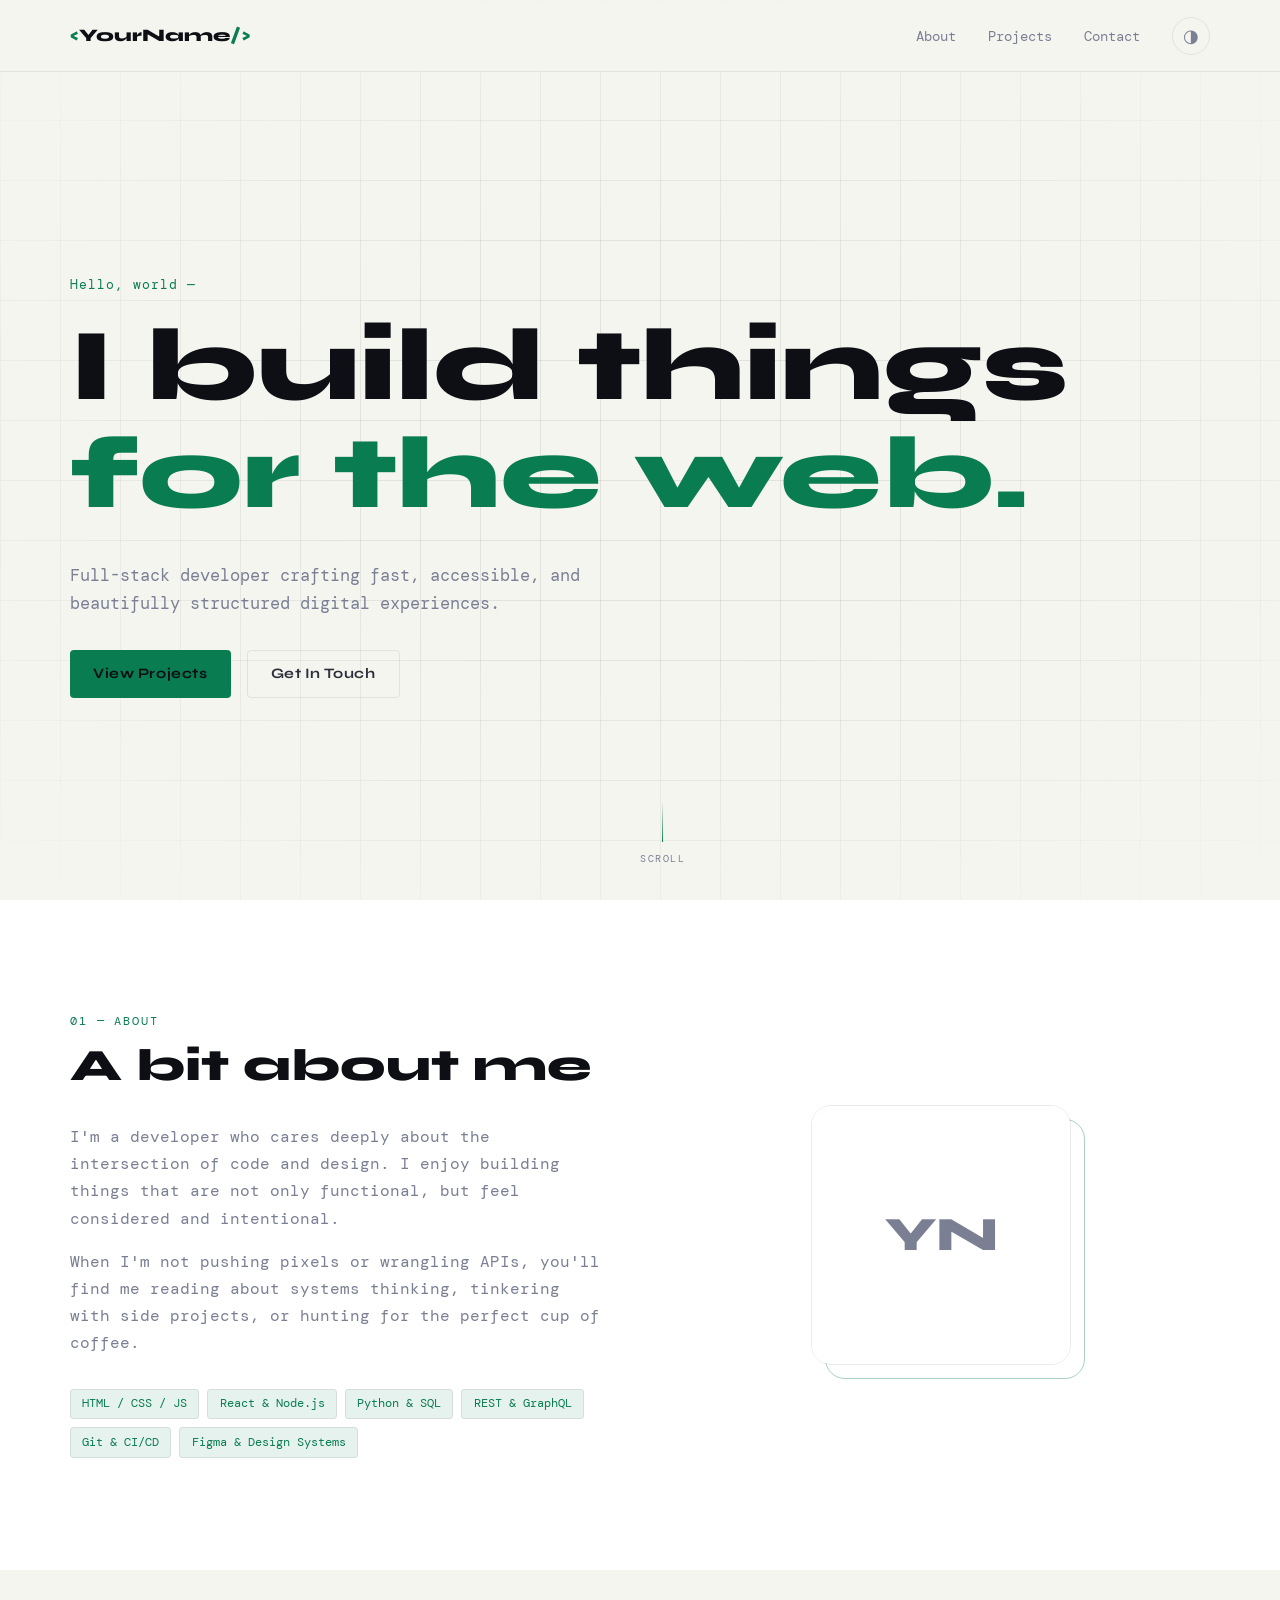
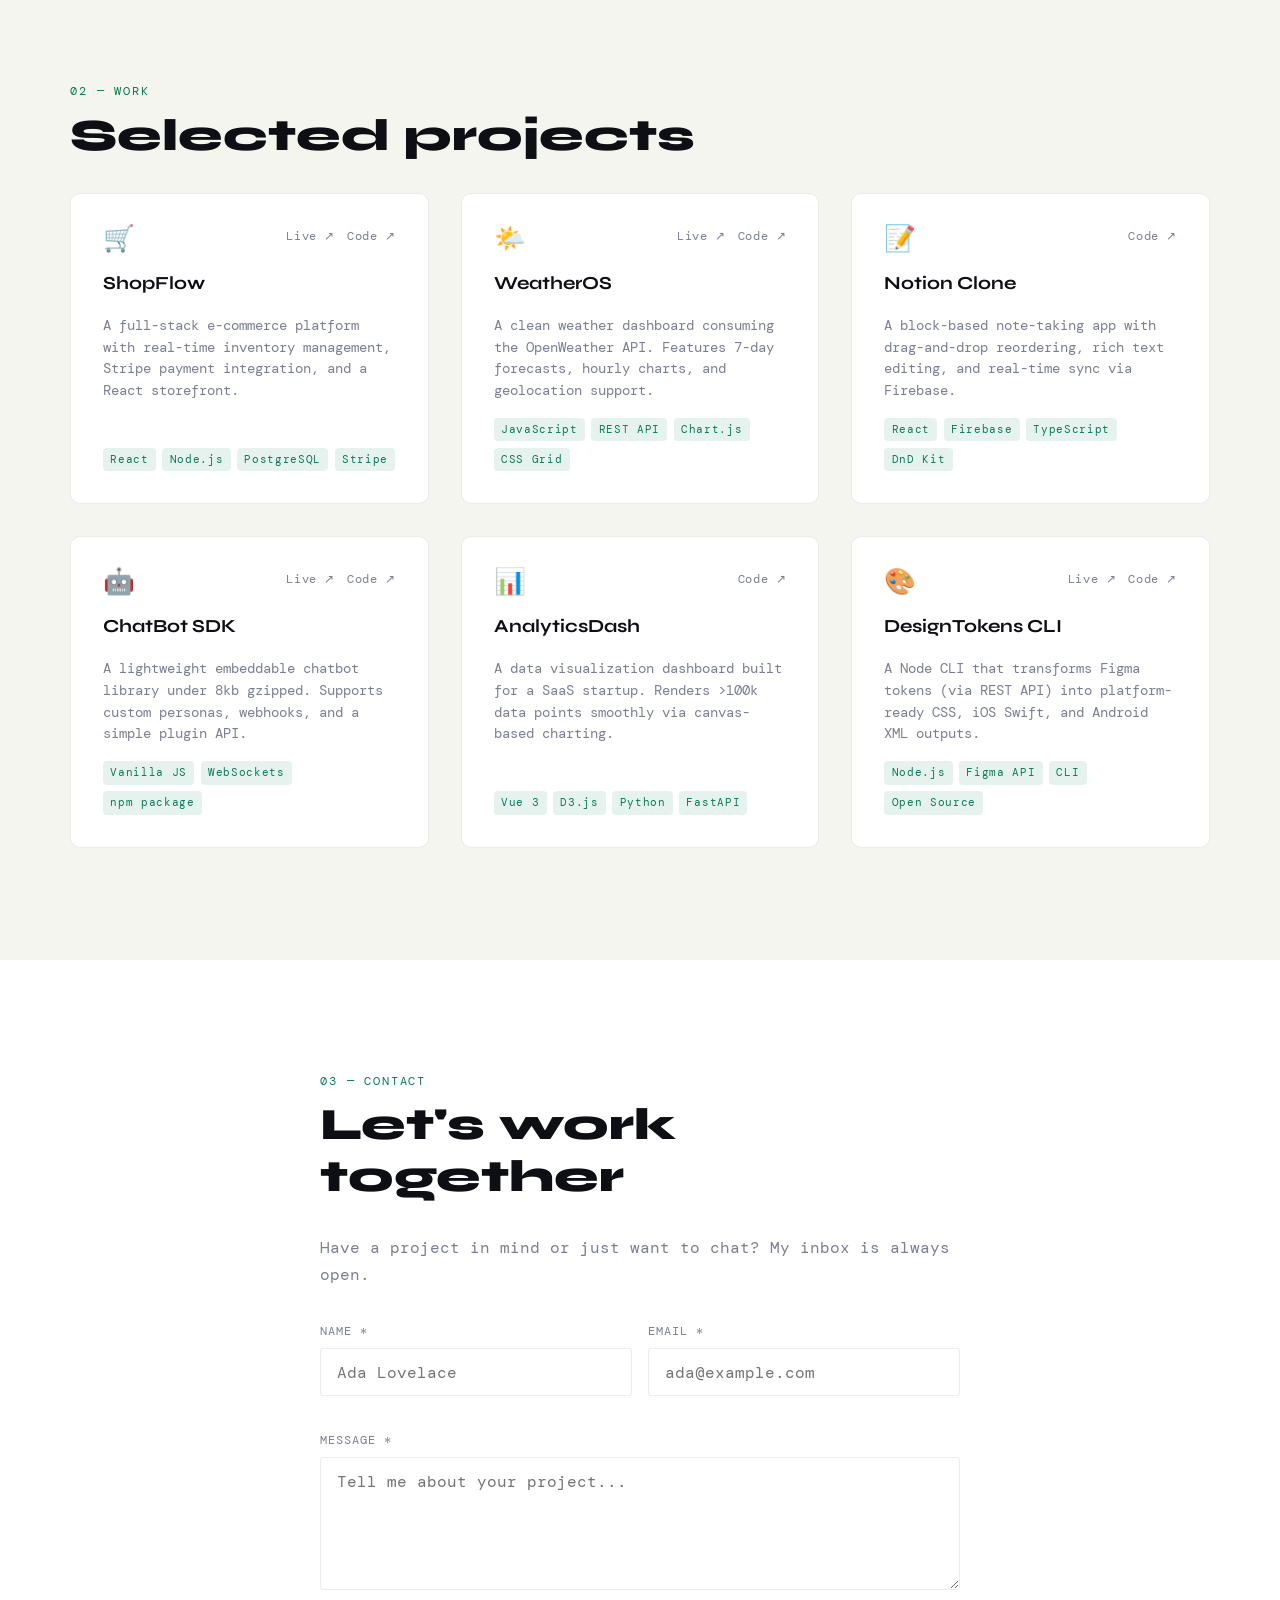
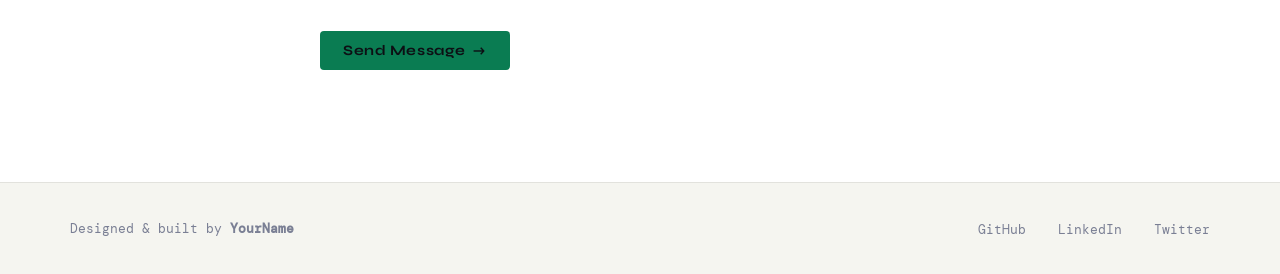
<file: portfolio-site/index.html>
<!doctype html>
<html lang="en" data-theme="dark">
  <head>
    <meta charset="UTF-8" />
    <meta name="viewport" content="width=device-width, initial-scale=1.0" />
    <meta
      name="description"
      content="Developer portfolio — crafting thoughtful digital experiences."
    />
    <title>Dev Portfolio</title>
    <link rel="stylesheet" href="css/style.css" />
    <link rel="preconnect" href="https://fonts.googleapis.com" />
    <link
      href="https://fonts.googleapis.com/css2?family=Syne:wght@400;700;800&family=DM+Mono:ital,wght@0,300;0,400;1,300&display=swap"
      rel="stylesheet"
    />
  </head>
  <body>
    <!-- ===================== NAVIGATION ===================== -->
    <header class="site-header" role="banner">
      <nav class="nav container" aria-label="Primary navigation">
        <a class="nav__logo" href="#hero" aria-label="Back to top">
          <span aria-hidden="true">&lt;</span>YourName<span aria-hidden="true"
            >/&gt;</span
          >
        </a>
        <ul class="nav__links" role="list">
          <li><a href="#about">About</a></li>
          <li><a href="#projects">Projects</a></li>
          <li><a href="#contact">Contact</a></li>
        </ul>
        <button
          type="button"
          class="theme-toggle"
          id="themeToggle"
          aria-label="Toggle dark/light mode"
          aria-pressed="true"
        >
          <span class="theme-toggle__icon" aria-hidden="true">◑</span>
        </button>
        <button
          type="button"
          class="nav__hamburger"
          id="hamburger"
          aria-label="Open navigation menu"
          aria-expanded="false"
          aria-controls="mobileMenu"
        >
          <span></span><span></span><span></span>
        </button>
      </nav>
      <!-- Mobile menu -->
      <div
        class="mobile-menu"
        id="mobileMenu"
        aria-hidden="true"
        role="dialog"
        aria-label="Mobile navigation"
      >
        <ul role="list">
          <li><a href="#about">About</a></li>
          <li><a href="#projects">Projects</a></li>
          <li><a href="#contact">Contact</a></li>
        </ul>
      </div>
    </header>

    <main id="main-content">
      <!-- ===================== HERO ===================== -->
      <section class="hero" id="hero" aria-labelledby="hero-heading">
        <div class="hero__bg-grid" aria-hidden="true"></div>
        <div class="container hero__content">
          <p class="hero__eyebrow">Hello, world —</p>
          <h1 class="hero__heading" id="hero-heading">
            I build things<br />
            <em>for the web.</em>
          </h1>
          <p class="hero__sub">
            Full-stack developer crafting fast, accessible, and beautifully
            structured digital experiences.
          </p>
          <div class="hero__cta">
            <a href="#projects" class="btn btn--primary">View Projects</a>
            <a href="#contact" class="btn btn--ghost">Get In Touch</a>
          </div>
        </div>
        <div class="hero__scroll-hint" aria-hidden="true">
          <span class="hero__scroll-line"></span>
          <span>scroll</span>
        </div>
      </section>

      <!-- ===================== ABOUT ===================== -->
      <section class="about" id="about" aria-labelledby="about-heading">
        <div class="container about__grid">
          <div class="about__text">
            <span class="section-label" aria-hidden="true">01 — About</span>
            <h2 class="section-heading" id="about-heading">A bit about me</h2>
            <p>
              I'm a developer who cares deeply about the intersection of code
              and design. I enjoy building things that are not only functional,
              but feel considered and intentional.
            </p>
            <p>
              When I'm not pushing pixels or wrangling APIs, you'll find me
              reading about systems thinking, tinkering with side projects, or
              hunting for the perfect cup of coffee.
            </p>
            <ul class="about__skills" aria-label="Technical skills">
              <li>HTML / CSS / JS</li>
              <li>React &amp; Node.js</li>
              <li>Python &amp; SQL</li>
              <li>REST &amp; GraphQL</li>
              <li>Git &amp; CI/CD</li>
              <li>Figma &amp; Design Systems</li>
            </ul>
          </div>
          <div class="about__avatar" aria-hidden="true">
            <div class="about__avatar-frame">
              <div class="about__avatar-placeholder">
                <span>YN</span>
              </div>
            </div>
            <div class="about__avatar-deco"></div>
          </div>
        </div>
      </section>

      <!-- ===================== PROJECTS ===================== -->
      <section
        class="projects"
        id="projects"
        aria-labelledby="projects-heading"
      >
        <div class="container">
          <span class="section-label" aria-hidden="true">02 — Work</span>
          <h2 class="section-heading" id="projects-heading">
            Selected projects
          </h2>
          <div
            class="projects__grid"
            id="projectsGrid"
            role="list"
            aria-label="Project portfolio"
          >
            <!-- Dynamically rendered by projects.js -->
          </div>
        </div>
      </section>

      <!-- ===================== CONTACT ===================== -->
      <section class="contact" id="contact" aria-labelledby="contact-heading">
        <div class="container contact__inner">
          <span class="section-label" aria-hidden="true">03 — Contact</span>
          <h2 class="section-heading" id="contact-heading">
            Let's work together
          </h2>
          <p class="contact__intro">
            Have a project in mind or just want to chat? My inbox is always
            open.
          </p>
          <form
            class="contact__form"
            id="contactForm"
            novalidate
            aria-label="Contact form"
          >
            <div class="form-group">
              <label for="name">Name <span aria-hidden="true">*</span></label>
              <input
                type="text"
                id="name"
                name="name"
                autocomplete="name"
                placeholder="Ada Lovelace"
                required
                aria-required="true"
              />
              <span
                class="form-error"
                id="nameError"
                role="alert"
                aria-live="polite"
              ></span>
            </div>
            <div class="form-group">
              <label for="email">Email <span aria-hidden="true">*</span></label>
              <input
                type="email"
                id="email"
                name="email"
                autocomplete="email"
                placeholder="ada@example.com"
                required
                aria-required="true"
              />
              <span
                class="form-error"
                id="emailError"
                role="alert"
                aria-live="polite"
              ></span>
            </div>
            <div class="form-group form-group--full">
              <label for="message"
                >Message <span aria-hidden="true">*</span></label
              >
              <textarea
                id="message"
                name="message"
                rows="5"
                placeholder="Tell me about your project..."
                required
                aria-required="true"
              ></textarea>
              <span
                class="form-error"
                id="messageError"
                role="alert"
                aria-live="polite"
              ></span>
            </div>
            <button type="submit" class="btn btn--primary" id="submitBtn">
              Send Message <span aria-hidden="true">→</span>
            </button>
            <p
              class="form-success"
              id="formSuccess"
              role="status"
              aria-live="polite"
              hidden
            >
              ✓ Message sent! I'll get back to you soon.
            </p>
          </form>
        </div>
      </section>
    </main>

    <!-- ===================== FOOTER ===================== -->
    <footer class="site-footer" role="contentinfo">
      <div class="container footer__inner">
        <p>Designed &amp; built by <strong>YourName</strong></p>
        <ul class="footer__socials" role="list" aria-label="Social links">
          <li>
            <a
              href="https://github.com"
              target="_blank"
              rel="noopener noreferrer"
              aria-label="GitHub profile"
              >GitHub</a
            >
          </li>
          <li>
            <a
              href="https://linkedin.com"
              target="_blank"
              rel="noopener noreferrer"
              aria-label="LinkedIn profile"
              >LinkedIn</a
            >
          </li>
          <li>
            <a
              href="https://twitter.com"
              target="_blank"
              rel="noopener noreferrer"
              aria-label="Twitter profile"
              >Twitter</a
            >
          </li>
        </ul>
      </div>
    </footer>

    <script src="js/projects.js"></script>
    <script src="js/main.js"></script>
  </body>
</html>
</file>
<file: portfolio-site/css/style.css>
/* ============================================================
   PORTFOLIO — style.css
   Architecture: Custom Properties → Reset → Tokens → Layout
                 → Components → Sections → Utilities → Media Queries
   ============================================================ */

/* ---- 1. CUSTOM PROPERTIES (Themes) ---- */
:root {
  --font-display: "Syne", sans-serif;
  --font-mono: "DM Mono", monospace;

  --radius-sm: 4px;
  --radius-md: 10px;
  --radius-lg: 20px;

  --transition-fast: 150ms ease;
  --transition-base: 300ms ease;
  --transition-slow: 600ms ease;

  --space-xs: 0.5rem;
  --space-sm: 1rem;
  --space-md: 2rem;
  --space-lg: 4rem;
  --space-xl: 7rem;

  --max-width: 1140px;
  --nav-height: 72px;
}

/* Dark Theme (default) */
[data-theme="dark"] {
  --color-bg: #0d0f14;
  --color-bg-surface: #13161e;
  --color-bg-card: #1a1d28;
  --color-border: rgba(255, 255, 255, 0.07);
  --color-text: #e8eaf0;
  --color-text-muted: #7a7f94;
  --color-accent: #7df0c3;
  --color-accent-dim: rgba(125, 240, 195, 0.12);
  --color-heading: #ffffff;
}

/* Light Theme */
[data-theme="light"] {
  --color-bg: #f5f5f0;
  --color-bg-surface: #ffffff;
  --color-bg-card: #ffffff;
  --color-border: rgba(0, 0, 0, 0.08);
  --color-text: #2c2f3a;
  --color-text-muted: #7a7f94;
  --color-accent: #0a7c52;
  --color-accent-dim: rgba(10, 124, 82, 0.1);
  --color-heading: #0d0f14;
}

/* ---- 2. RESET ---- */
*,
*::before,
*::after {
  box-sizing: border-box;
  margin: 0;
  padding: 0;
}
html {
  scroll-behavior: smooth;
  -webkit-text-size-adjust: 100%;
}
body {
  font-family: var(--font-mono);
  background-color: var(--color-bg);
  color: var(--color-text);
  line-height: 1.7;
  transition:
    background-color var(--transition-slow),
    color var(--transition-base);
  overflow-x: hidden;
}
img,
video {
  display: block;
  max-width: 100%;
}
a {
  color: inherit;
  text-decoration: none;
}
ul {
  list-style: none;
}
button {
  cursor: pointer;
  font-family: inherit;
  border: none;
  background: none;
}
input,
textarea,
button {
  font-family: inherit;
  font-size: inherit;
}

/* ---- 3. LAYOUT UTILITIES ---- */
.container {
  width: min(var(--max-width), 100% - 2 * var(--space-md));
  margin-inline: auto;
}

/* ---- 4. TYPOGRAPHY ---- */
.section-label {
  display: block;
  font-family: var(--font-mono);
  font-size: 0.72rem;
  letter-spacing: 0.16em;
  text-transform: uppercase;
  color: var(--color-accent);
  margin-bottom: var(--space-xs);
}
.section-heading {
  font-family: var(--font-display);
  font-size: clamp(2rem, 4vw, 2.8rem);
  font-weight: 800;
  color: var(--color-heading);
  line-height: 1.15;
  margin-bottom: var(--space-md);
}

/* ---- 5. BUTTONS ---- */
.btn {
  display: inline-flex;
  align-items: center;
  gap: 0.5em;
  padding: 0.75em 1.6em;
  border-radius: var(--radius-sm);
  font-family: var(--font-display);
  font-size: 0.9rem;
  font-weight: 700;
  letter-spacing: 0.04em;
  transition:
    transform var(--transition-fast),
    box-shadow var(--transition-fast),
    background-color var(--transition-fast);
}
.btn:focus-visible {
  outline: 2px solid var(--color-accent);
  outline-offset: 3px;
}
.btn--primary {
  background: var(--color-accent);
  color: #0d0f14;
}
.btn--primary:hover {
  transform: translateY(-2px);
  box-shadow: 0 8px 24px rgba(125, 240, 195, 0.25);
}
.btn--ghost {
  border: 1px solid var(--color-border);
  color: var(--color-text);
}
.btn--ghost:hover {
  border-color: var(--color-accent);
  color: var(--color-accent);
  transform: translateY(-2px);
}

/* ---- 6. NAVIGATION ---- */
.site-header {
  position: fixed;
  inset-block-start: 0;
  inset-inline: 0;
  z-index: 100;
  height: var(--nav-height);
  background: rgba(13, 15, 20, 0.72);
  backdrop-filter: blur(14px);
  -webkit-backdrop-filter: blur(14px);
  border-bottom: 1px solid var(--color-border);
  transition: background var(--transition-base);
}
[data-theme="light"] .site-header {
  background: rgba(245, 245, 240, 0.8);
}
.nav {
  display: flex;
  align-items: center;
  height: 100%;
  gap: var(--space-md);
}
.nav__logo {
  font-family: var(--font-display);
  font-weight: 800;
  font-size: 1.1rem;
  color: var(--color-heading);
  margin-right: auto;
}
.nav__logo span {
  color: var(--color-accent);
}
.nav__links {
  display: flex;
  gap: var(--space-md);
}
.nav__links a {
  font-size: 0.85rem;
  color: var(--color-text-muted);
  transition: color var(--transition-fast);
  position: relative;
}
.nav__links a::after {
  content: "";
  position: absolute;
  bottom: -3px;
  left: 0;
  width: 0;
  height: 1px;
  background: var(--color-accent);
  transition: width var(--transition-base);
}
.nav__links a:hover {
  color: var(--color-accent);
}
.nav__links a:hover::after {
  width: 100%;
}

/* Theme Toggle */
.theme-toggle {
  width: 38px;
  height: 38px;
  border-radius: 50%;
  display: grid;
  place-items: center;
  border: 1px solid var(--color-border);
  color: var(--color-text-muted);
  font-size: 1.1rem;
  transition:
    border-color var(--transition-fast),
    color var(--transition-fast);
}
.theme-toggle:hover {
  border-color: var(--color-accent);
  color: var(--color-accent);
}
.theme-toggle:focus-visible {
  outline: 2px solid var(--color-accent);
  outline-offset: 3px;
}

/* Hamburger */
.nav__hamburger {
  display: none;
  flex-direction: column;
  gap: 5px;
  padding: 6px;
}
.nav__hamburger span {
  display: block;
  width: 22px;
  height: 2px;
  background: var(--color-text);
  border-radius: 2px;
  transition:
    transform var(--transition-base),
    opacity var(--transition-base);
}
.nav__hamburger[aria-expanded="true"] span:nth-child(1) {
  transform: translateY(7px) rotate(45deg);
}
.nav__hamburger[aria-expanded="true"] span:nth-child(2) {
  opacity: 0;
}
.nav__hamburger[aria-expanded="true"] span:nth-child(3) {
  transform: translateY(-7px) rotate(-45deg);
}

/* Mobile Menu */
.mobile-menu {
  position: fixed;
  inset: var(--nav-height) 0 0 0;
  background: var(--color-bg);
  display: flex;
  align-items: center;
  justify-content: center;
  transform: translateX(100%);
  transition: transform var(--transition-base);
  z-index: 99;
}
.mobile-menu[aria-hidden="false"] {
  transform: translateX(0);
}
.mobile-menu ul {
  display: flex;
  flex-direction: column;
  gap: var(--space-md);
  text-align: center;
}
.mobile-menu a {
  font-family: var(--font-display);
  font-size: 2rem;
  font-weight: 800;
  color: var(--color-heading);
}

/* ---- 7. HERO ---- */
.hero {
  min-height: 100svh;
  display: flex;
  flex-direction: column;
  justify-content: center;
  position: relative;
  padding-top: var(--nav-height);
  overflow: hidden;
}
.hero__bg-grid {
  position: absolute;
  inset: 0;
  background-image:
    linear-gradient(to right, var(--color-border) 1px, transparent 1px),
    linear-gradient(to bottom, var(--color-border) 1px, transparent 1px);
  background-size: 60px 60px;
  mask-image: radial-gradient(
    ellipse 70% 70% at 50% 50%,
    black 30%,
    transparent 100%
  );
  -webkit-mask-image: radial-gradient(
    ellipse 70% 70% at 50% 50%,
    black 30%,
    transparent 100%
  );
}
.hero__content {
  position: relative;
  z-index: 1;
  padding-block: var(--space-xl);
}
.hero__eyebrow {
  font-family: var(--font-mono);
  font-size: 0.8rem;
  color: var(--color-accent);
  letter-spacing: 0.08em;
  margin-bottom: var(--space-sm);
  animation: fadeUp 0.6s ease both;
}
.hero__heading {
  font-family: var(--font-display);
  font-size: clamp(3rem, 8vw, 6.5rem);
  font-weight: 800;
  line-height: 1.06;
  color: var(--color-heading);
  margin-bottom: var(--space-md);
  animation: fadeUp 0.6s 0.1s ease both;
}
.hero__heading em {
  font-style: normal;
  color: var(--color-accent);
}
.hero__sub {
  max-width: 540px;
  color: var(--color-text-muted);
  font-size: 1.05rem;
  margin-bottom: var(--space-md);
  animation: fadeUp 0.6s 0.2s ease both;
}
.hero__cta {
  display: flex;
  gap: var(--space-sm);
  flex-wrap: wrap;
  animation: fadeUp 0.6s 0.3s ease both;
}
.hero__scroll-hint {
  position: absolute;
  bottom: var(--space-md);
  left: 50%;
  transform: translateX(-50%);
  display: flex;
  flex-direction: column;
  align-items: center;
  gap: 8px;
  font-size: 0.65rem;
  letter-spacing: 0.15em;
  text-transform: uppercase;
  color: var(--color-text-muted);
  animation: fadeUp 0.6s 0.5s ease both;
}
.hero__scroll-line {
  display: block;
  width: 1px;
  height: 40px;
  background: linear-gradient(to bottom, transparent, var(--color-accent));
  animation: scrollPulse 1.8s ease-in-out infinite;
}

/* ---- 8. ABOUT ---- */
.about {
  padding-block: var(--space-xl);
  background: var(--color-bg-surface);
}
.about__grid {
  display: grid;
  grid-template-columns: 1fr 1fr;
  gap: var(--space-lg);
  align-items: center;
}
.about__text p {
  color: var(--color-text-muted);
  margin-bottom: var(--space-sm);
}
.about__skills {
  display: flex;
  flex-wrap: wrap;
  gap: var(--space-xs);
  margin-top: var(--space-md);
}
.about__skills li {
  padding: 0.3em 0.9em;
  border: 1px solid var(--color-border);
  border-radius: var(--radius-sm);
  font-size: 0.78rem;
  color: var(--color-accent);
  background: var(--color-accent-dim);
  transition: border-color var(--transition-fast);
}
.about__skills li:hover {
  border-color: var(--color-accent);
}

.about__avatar {
  position: relative;
  display: flex;
  justify-content: center;
}
.about__avatar-frame {
  width: 260px;
  height: 260px;
  border-radius: var(--radius-lg);
  border: 1px solid var(--color-border);
  overflow: hidden;
  position: relative;
  z-index: 1;
}
.about__avatar-placeholder {
  width: 100%;
  height: 100%;
  display: grid;
  place-items: center;
  background: var(--color-bg-card);
  font-family: var(--font-display);
  font-size: 3rem;
  font-weight: 800;
  color: var(--color-text-muted);
}
.about__avatar-deco {
  position: absolute;
  width: 260px;
  height: 260px;
  border: 1px solid var(--color-accent);
  border-radius: var(--radius-lg);
  top: 14px;
  left: calc(50% - 260px / 2 + 14px);
  opacity: 0.35;
}

/* ---- 9. PROJECTS ---- */
.projects {
  padding-block: var(--space-xl);
}
.projects__grid {
  display: grid;
  grid-template-columns: repeat(auto-fill, minmax(320px, 1fr));
  gap: var(--space-md);
  margin-top: var(--space-md);
}

/* Project Card */
.project-card {
  background: var(--color-bg-card);
  border: 1px solid var(--color-border);
  border-radius: var(--radius-md);
  padding: var(--space-md);
  display: flex;
  flex-direction: column;
  gap: var(--space-sm);
  transition:
    transform var(--transition-base),
    border-color var(--transition-base),
    box-shadow var(--transition-base);
  position: relative;
  overflow: hidden;
}
.project-card::before {
  content: "";
  position: absolute;
  inset: 0;
  background: linear-gradient(
    135deg,
    var(--color-accent-dim) 0%,
    transparent 60%
  );
  opacity: 0;
  transition: opacity var(--transition-base);
}
.project-card:hover {
  transform: translateY(-5px);
  border-color: var(--color-accent);
  box-shadow: 0 16px 40px rgba(0, 0, 0, 0.3);
}
.project-card:hover::before {
  opacity: 1;
}

.project-card__header {
  display: flex;
  justify-content: space-between;
  align-items: flex-start;
}
.project-card__icon {
  font-size: 1.6rem;
  line-height: 1;
}
.project-card__links {
  display: flex;
  gap: 0.75rem;
}
.project-card__links a {
  font-size: 0.75rem;
  color: var(--color-text-muted);
  letter-spacing: 0.05em;
  border-bottom: 1px solid transparent;
  transition:
    color var(--transition-fast),
    border-color var(--transition-fast);
}
.project-card__links a:hover {
  color: var(--color-accent);
  border-color: var(--color-accent);
}
.project-card__links a:focus-visible {
  outline: 2px solid var(--color-accent);
  outline-offset: 2px;
  border-radius: 2px;
}

.project-card__title {
  font-family: var(--font-display);
  font-size: 1.15rem;
  font-weight: 700;
  color: var(--color-heading);
}
.project-card__desc {
  font-size: 0.85rem;
  color: var(--color-text-muted);
  line-height: 1.6;
  flex: 1;
}
.project-card__tags {
  display: flex;
  flex-wrap: wrap;
  gap: 0.4rem;
  margin-top: auto;
}
.project-card__tag {
  font-size: 0.7rem;
  padding: 0.2em 0.65em;
  background: var(--color-accent-dim);
  color: var(--color-accent);
  border-radius: var(--radius-sm);
  letter-spacing: 0.06em;
}

/* ---- 10. CONTACT ---- */
.contact {
  padding-block: var(--space-xl);
  background: var(--color-bg-surface);
}
.contact__inner {
  max-width: 640px;
}
.contact__intro {
  color: var(--color-text-muted);
  margin-bottom: var(--space-md);
}
.contact__form {
  display: grid;
  grid-template-columns: 1fr 1fr;
  gap: var(--space-sm);
}
.form-group {
  display: flex;
  flex-direction: column;
  gap: 6px;
}
.form-group--full {
  grid-column: 1 / -1;
}
.form-group label {
  font-size: 0.78rem;
  letter-spacing: 0.08em;
  text-transform: uppercase;
  color: var(--color-text-muted);
}
.form-group input,
.form-group textarea {
  background: var(--color-bg-card);
  border: 1px solid var(--color-border);
  border-radius: var(--radius-sm);
  padding: 0.8em 1em;
  color: var(--color-text);
  outline: none;
  resize: vertical;
  transition:
    border-color var(--transition-fast),
    box-shadow var(--transition-fast);
}
.form-group input:focus,
.form-group textarea:focus {
  border-color: var(--color-accent);
  box-shadow: 0 0 0 3px var(--color-accent-dim);
}
.form-group input[aria-invalid="true"],
.form-group textarea[aria-invalid="true"] {
  border-color: #f87171;
}
.form-error {
  font-size: 0.72rem;
  color: #f87171;
  min-height: 1em;
}
.form-success {
  grid-column: 1 / -1;
  color: var(--color-accent);
  font-size: 0.9rem;
  padding: var(--space-xs) 0;
}
.contact__form .btn {
  grid-column: 1 / -1;
  justify-self: start;
  margin-top: var(--space-xs);
}

/* ---- 11. FOOTER ---- */
.site-footer {
  padding-block: var(--space-md);
  border-top: 1px solid var(--color-border);
}
.footer__inner {
  display: flex;
  justify-content: space-between;
  align-items: center;
  flex-wrap: wrap;
  gap: var(--space-sm);
}
.footer__inner p {
  font-size: 0.8rem;
  color: var(--color-text-muted);
}
.footer__socials {
  display: flex;
  gap: var(--space-md);
}
.footer__socials a {
  font-size: 0.8rem;
  color: var(--color-text-muted);
  transition: color var(--transition-fast);
}
.footer__socials a:hover {
  color: var(--color-accent);
}
.footer__socials a:focus-visible {
  outline: 2px solid var(--color-accent);
  outline-offset: 2px;
  border-radius: 2px;
}

/* ---- 12. ANIMATIONS ---- */
@keyframes fadeUp {
  from {
    opacity: 0;
    transform: translateY(24px);
  }
  to {
    opacity: 1;
    transform: translateY(0);
  }
}
@keyframes scrollPulse {
  0%,
  100% {
    transform: scaleY(1);
    opacity: 0.5;
  }
  50% {
    transform: scaleY(1.3);
    opacity: 1;
  }
}

/* Scroll reveal */
.reveal {
  opacity: 0;
  transform: translateY(32px);
  transition:
    opacity 0.6s ease,
    transform 0.6s ease;
}
.reveal.visible {
  opacity: 1;
  transform: none;
}

/* ---- 13. RESPONSIVE ---- */
@media (max-width: 768px) {
  :root {
    --space-xl: 4rem;
  }

  .nav__links {
    display: none;
  }
  .nav__hamburger {
    display: flex;
  }

  .hero__heading {
    font-size: clamp(2.4rem, 10vw, 3.5rem);
  }

  .about__grid {
    grid-template-columns: 1fr;
  }
  .about__avatar {
    order: -1;
  }
  .about__avatar-frame {
    width: 180px;
    height: 180px;
  }
  .about__avatar-deco {
    width: 180px;
    height: 180px;
    left: calc(50% - 90px + 10px);
    top: 10px;
  }

  .projects__grid {
    grid-template-columns: 1fr;
  }

  .contact__form {
    grid-template-columns: 1fr;
  }
  .form-group--full {
    grid-column: 1;
  }
  .contact__form .btn {
    grid-column: 1;
  }

  .footer__inner {
    flex-direction: column;
    text-align: center;
  }
}

@media (prefers-reduced-motion: reduce) {
  *,
  *::before,
  *::after {
    animation-duration: 0.01ms !important;
    transition-duration: 0.01ms !important;
  }
  html {
    scroll-behavior: auto;
  }
}
</file>
